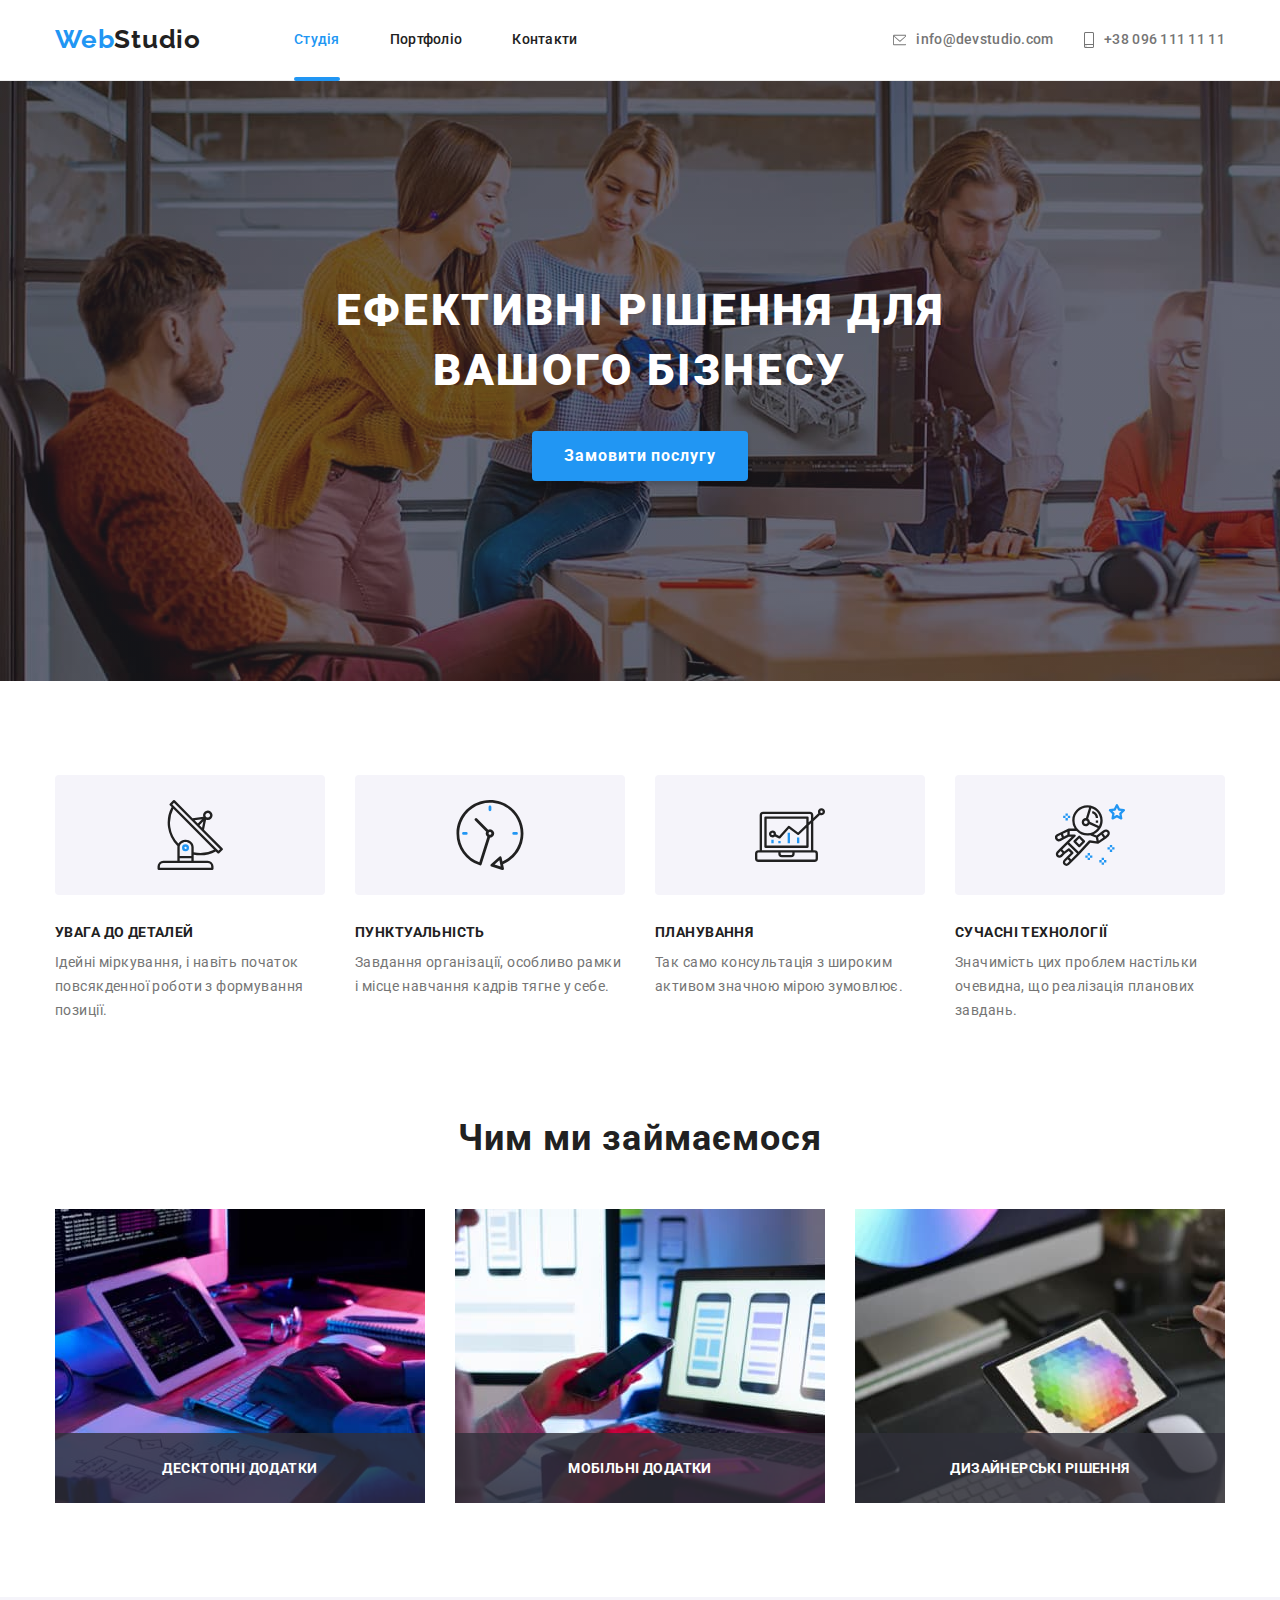
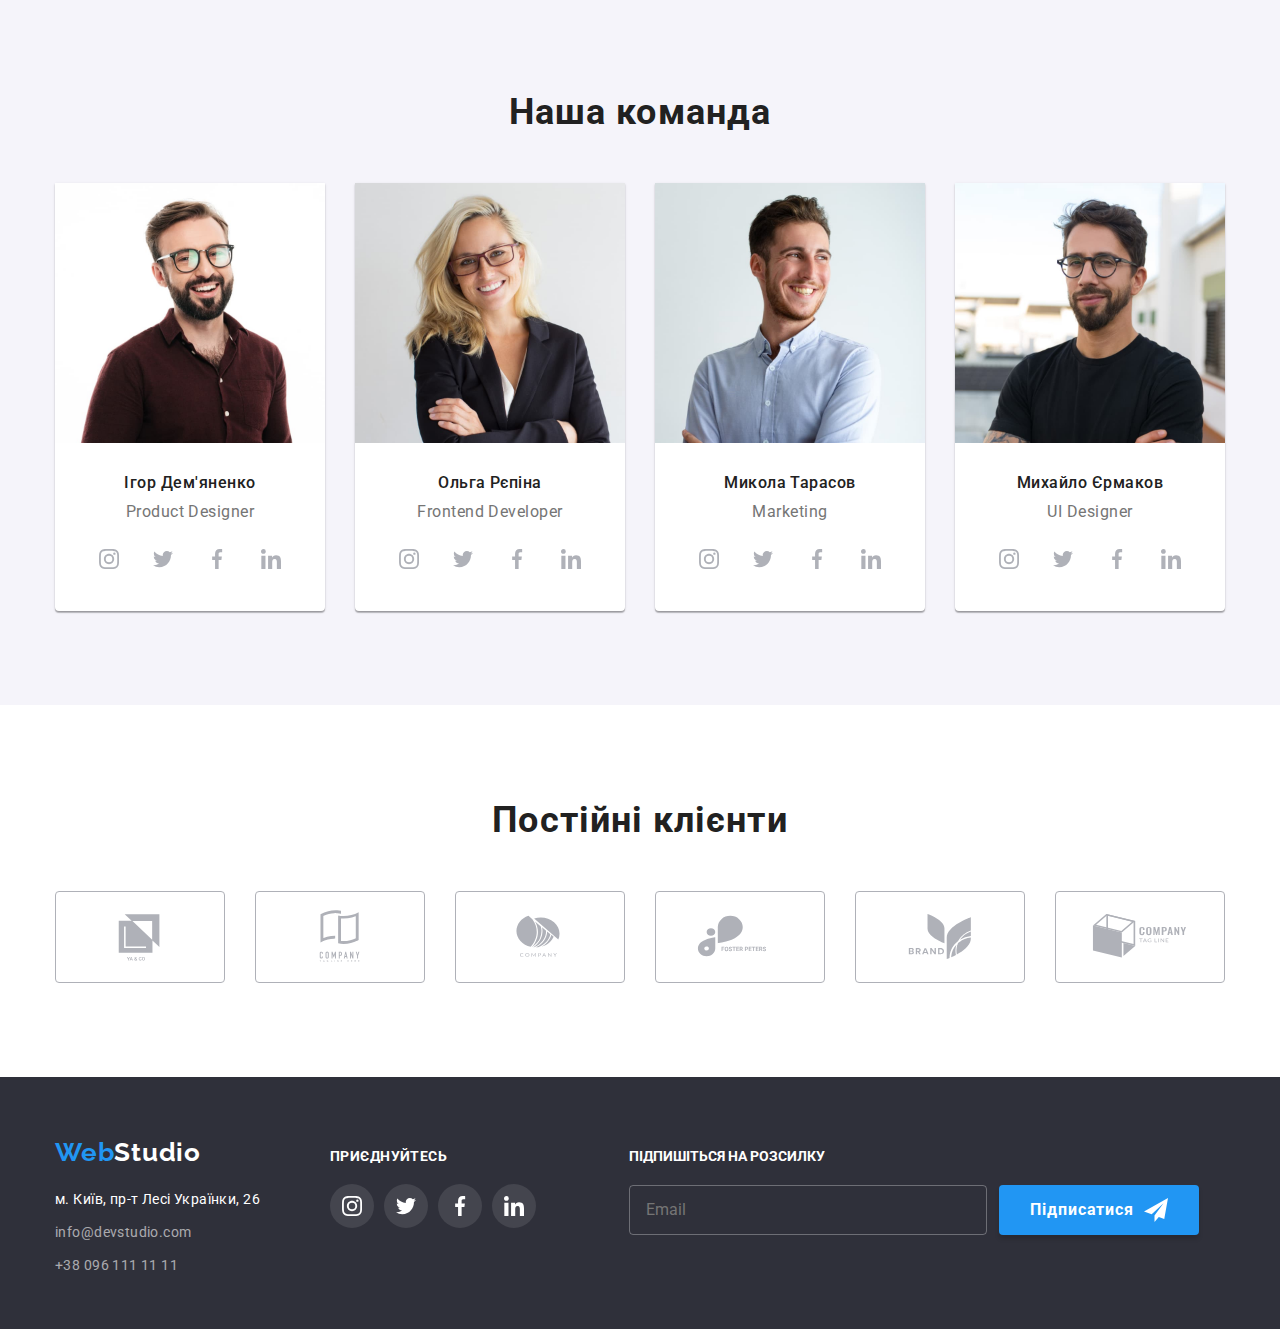
<file: index.html>
<!DOCTYPE html>
<html lang="en-ru">
  <head>
    <meta charset="UTF-8" />
    <meta http-equiv="X-UA-Compatible" content="IE=edge" />
    <meta name="viewport" content="width=device-width, initial-scale=1.0" />
    <title>Студія</title>
    <link
      rel="stylesheet"
      href="https://cdnjs.cloudflare.com/ajax/libs/modern-normalize/1.0.0/modern-normalize.min.css"
    />
    <link rel="stylesheet" href="css/main.min.css" type="text/css" />
    <link rel="preconnect" href="https://fonts.googleapis.com" />
    <link rel="preconnect" href="https://fonts.gstatic.com" crossorigin />
    <link
      href="https://fonts.googleapis.com/css2?family=Raleway:wght@700&family=Roboto:wght@400;500;700;900&display=swap"
      rel="stylesheet"
    />
  </head>

  <body>
    <header class="header">
      <div class="wrapper">
        <div class="container-header">
          <a href="./index.html" class="logo header__logo"
            ><span class="logo-web">Web</span>Studio</a
          >
          <nav class="nav">
            <ul class="nav__list">
              <li class="nav__item">
                <a href="./index.html" class="nav__link nav__link--current"><span>Студія</span></a>
              </li>
              <li class="nav__item"><a href="./portfolio.html" class="nav__link">Портфоліо</a></li>
              <li class="nav__item"><a href="#" class="nav__link">Контакти</a></li>
            </ul>
          </nav>
          <div class="contacts">
            <a href="mailto:info@devstudio.com" class="contacts__mail"
              ><svg class="contacts__icon" width="16" height="12">
                <use href="./images/symbol.svg#mail"></use>
              </svg>
              info@devstudio.com</a
            >
            <a href="tel:+380961111111" class="contacts__phone"
              ><svg class="contacts__icon" width="10" height="16">
                <use href="./images/symbol.svg#smartphone"></use></svg
              >+38 096 111 11 11</a
            >
          </div>
        </div>
      </div>
    </header>

    <main>
      <section class="hero">
        <div class="wrapper">
          <h1 class="hero__header">Ефективні рішення для вашого бізнесу</h1>
          <button type="button" class="btn hero__btn" data-modal-open>Замовити послугу</button>
        </div>
      </section>

      <section class="features">
        <div class="wrapper">
          <h2 class="visually-hidden">Особливості</h2>
          <ul class="features__list">
            <li class="features__item">
              <div class="features__icon">
                <svg class="" width="70" height="70">
                  <use href="./images/symbol.svg#antenna"></use>
                </svg>
              </div>
              <h3 class="features__header">УВАГА ДО ДЕТАЛЕЙ</h3>
              <p class="features__text">
                Ідейні міркування, і навіть початок повсякденної роботи з формування позиції.
              </p>
            </li>
            <li class="features__item">
              <div class="features__icon">
                <svg class="" width="70" height="70">
                  <use href="./images/symbol.svg#clock"></use>
                </svg>
              </div>
              <h3 class="features__header">ПУНКТУАЛЬНІСТЬ</h3>
              <p class="features__text">
                Завдання організації, особливо рамки і місце навчання кадрів тягне у себе.
              </p>
            </li>
            <li class="features__item">
              <div class="features__icon">
                <svg class="" width="70" height="70">
                  <use href="./images/symbol.svg#diagram"></use>
                </svg>
              </div>
              <h3 class="features__header">ПЛАНУВАННЯ</h3>
              <p class="features__text">
                Так само консультація з широким активом значною мірою зумовлює.
              </p>
            </li>
            <li class="features__item">
              <div class="features__icon">
                <svg class="" width="70" height="70">
                  <use href="./images/symbol.svg#astronaut"></use>
                </svg>
              </div>
              <h3 class="features__header">СУЧАСНІ ТЕХНОЛОГІЇ</h3>
              <p class="features__text">
                Значимість цих проблем настільки очевидна, що реалізація планових завдань.
              </p>
            </li>
          </ul>
        </div>
      </section>

      <section class="services">
        <div class="wrapper">
          <h2 class="services__header">Чим ми займаємося</h2>
          <ul class="services__list">
            <li class="services__item">
              <div class="services__container">
                <img src="./images/img1.jpg" alt="Десктопні додатки" width="370" />
                <p class="services__text">Десктопні додатки</p>
              </div>
            </li>
            <li class="services__item">
              <div class="services__container">
                <img src="./images/img2.jpg" alt="Мобільні додатки" width="370" />
                <p class="services__text">Мобільні додатки</p>
              </div>
            </li>
            <li class="services__item">
              <div class="services__container">
                <img src="./images/img3.jpg" alt="Дизайнерські рішення" width="370" />
                <p class="services__text">Дизайнерські рішення</p>
              </div>
            </li>
          </ul>
        </div>
      </section>

      <section class="command">
        <div class="wrapper">
          <h2 class="command__header">Наша команда</h2>
          <ul class="command__list">
            <li class="command__item">
              <img src="./images/photo1.jpg" alt="Ігор Дем'яненко" width="270" />
              <div class="card">
                <div class="card__info">
                  <h3 class="card__header">Ігор Дем'яненко</h3>
                  <p class="card__text">Product Designer</p>
                  <ul class="social__list">
                    <li class="social__item">
                      <a class="social__link" href="">
                        <svg class="social__icon" width="20" height="20">
                          <use href="./images/symbol.svg#instagram"></use></svg
                      ></a>
                    </li>
                    <li class="social__item">
                      <a class="social__link" href="">
                        <svg class="social__icon" width="20" height="20">
                          <use href="./images/symbol.svg#twitter"></use></svg
                      ></a>
                    </li>
                    <li class="social__item">
                      <a class="social__link" href="">
                        <svg class="social__icon" width="20" height="20">
                          <use href="./images/symbol.svg#facebook"></use></svg
                      ></a>
                    </li>
                    <li class="social__item">
                      <a class="social__link" href="">
                        <svg class="social__icon" width="20" height="20">
                          <use href="./images/symbol.svg#linkedin"></use></svg
                      ></a>
                    </li>
                  </ul>
                </div>
              </div>
            </li>
            <li class="command__item">
              <img src="./images/photo2.jpg" alt="Ольга Рєпіна" width="270" />
              <div class="card">
                <div class="card__info">
                  <h3 class="card__header">Ольга Рєпіна</h3>
                  <p class="card__text">Frontend Developer</p>
                  <ul class="social__list">
                    <li class="social__item">
                      <a class="social__link" href="">
                        <svg class="social__icon" width="20" height="20">
                          <use href="./images/symbol.svg#instagram"></use></svg
                      ></a>
                    </li>
                    <li class="social__item">
                      <a class="social__link" href="">
                        <svg class="social__icon" width="20" height="20">
                          <use href="./images/symbol.svg#twitter"></use></svg
                      ></a>
                    </li>
                    <li class="social__item">
                      <a class="social__link" href="">
                        <svg class="social__icon" width="20" height="20">
                          <use href="./images/symbol.svg#facebook"></use></svg
                      ></a>
                    </li>
                    <li class="social__item">
                      <a class="social__link" href="">
                        <svg class="social__icon" width="20" height="20">
                          <use href="./images/symbol.svg#linkedin"></use></svg
                      ></a>
                    </li>
                  </ul>
                </div>
              </div>
            </li>
            <li class="command__item">
              <img src="./images/photo3.jpg" alt="Микола Тарасов" width="270" />
              <div class="card">
                <div class="card__info">
                  <h3 class="card__header">Микола Тарасов</h3>
                  <p class="card__text">Marketing</p>
                  <ul class="social__list">
                    <li class="social__item">
                      <a class="social__link" href="">
                        <svg class="social__icon" width="20" height="20">
                          <use href="./images/symbol.svg#instagram"></use></svg
                      ></a>
                    </li>
                    <li class="social__item">
                      <a class="social__link" href="">
                        <svg class="social__icon" width="20" height="20">
                          <use href="./images/symbol.svg#twitter"></use></svg
                      ></a>
                    </li>
                    <li class="social__item">
                      <a class="social__link" href="">
                        <svg class="social__icon" width="20" height="20">
                          <use href="./images/symbol.svg#facebook"></use></svg
                      ></a>
                    </li>
                    <li class="social__item">
                      <a class="social__link" href="">
                        <svg class="social__icon" width="20" height="20">
                          <use href="./images/symbol.svg#linkedin"></use></svg
                      ></a>
                    </li>
                  </ul>
                </div>
              </div>
            </li>
            <li class="command__item">
              <img src="./images/photo4.jpg" alt="Михайло Єрмаков" width="270" />
              <div class="card">
                <div class="card__info">
                  <h3 class="card__header">Михайло Єрмаков</h3>
                  <p class="card__text">UI Designer</p>
                  <ul class="social__list">
                    <li class="social__item">
                      <a class="social__link" href="">
                        <svg class="social__icon" width="20" height="20">
                          <use href="./images/symbol.svg#instagram"></use></svg
                      ></a>
                    </li>
                    <li class="social__item">
                      <a class="social__link" href="">
                        <svg class="social__icon" width="20" height="20">
                          <use href="./images/symbol.svg#twitter"></use></svg
                      ></a>
                    </li>
                    <li class="social__item">
                      <a class="social__link" href="">
                        <svg class="social__icon" width="20" height="20">
                          <use href="./images/symbol.svg#facebook"></use></svg
                      ></a>
                    </li>
                    <li class="social__item">
                      <a class="social__link" href="">
                        <svg class="social__icon" width="20" height="20">
                          <use href="./images/symbol.svg#linkedin"></use></svg
                      ></a>
                    </li>
                  </ul>
                </div>
              </div>
            </li>
          </ul>
        </div>
      </section>
      <section class="partners">
        <div class="wrapper">
          <h2 class="partners__header">Постійні клієнти</h2>
          <ul class="partners__list">
            <li>
              <a class="partners__link" href=""
                ><svg class="partners__logo" width="106" height="60">
                  <use href="./images/symbol.svg#client-logo1"></use>
                </svg>
              </a>
            </li>
            <li>
              <a class="partners__link" href=""
                ><svg class="partners__logo" width="106" height="60">
                  <use href="./images/symbol.svg#client-logo2"></use>
                </svg>
              </a>
            </li>
            <li>
              <a class="partners__link" href=""
                ><svg class="partners__logo" width="106" height="60">
                  <use href="./images/symbol.svg#client-logo3"></use>
                </svg>
              </a>
            </li>

            <li>
              <a class="partners__link" href=""
                ><svg class="partners__logo" width="106" height="60">
                  <use href="./images/symbol.svg#client-logo4"></use>
                </svg>
              </a>
            </li>
            <li>
              <a class="partners__link" href=""
                ><svg class="partners__logo" width="106" height="60">
                  <use href="./images/symbol.svg#client-logo5"></use>
                </svg>
              </a>
            </li>
            <li>
              <a class="partners__link" href=""
                ><svg class="partners__logo" width="106" height="60">
                  <use href="./images/symbol.svg#client-logo6"></use>
                </svg>
              </a>
            </li>
          </ul>
        </div>
      </section>
    </main>

    <footer class="footer">
      <div class="container-footer">
        <div class="footer-main">
          <a href="./index.html" class="logo footer__logo"
            ><span class="logo-web">Web</span>Studio</a
          >
          <address class="address">
            <ul class="address__list">
              <li class="item address-to">м. Київ, пр-т Лесі Українки, 26</li>
              <li class="item">
                <a href="mailto:info@devstudio.com" class="address__mail">info@devstudio.com</a>
              </li>
              <li class="item">
                <a href="tel:+380961111111" class="address__phone">+38 096 111 11 11</a>
              </li>
            </ul>
          </address>
        </div>
        <div class="footer-social-list">
          <p class="footer__social__header">ПРИЄДНУЙТЕСЬ</p>
          <ul class="social__list">
            <li class="social__item">
              <a class="footer__social__link" href="">
                <svg class="footer__social__icon" width="20" height="20">
                  <use href="./images/symbol.svg#instagram"></use></svg
              ></a>
            </li>
            <li class="social__item">
              <a class="footer__social__link" href="">
                <svg class="footer__social__icon" width="20" height="20">
                  <use href="./images/symbol.svg#twitter"></use></svg
              ></a>
            </li>
            <li class="social__item">
              <a class="footer__social__link" href="">
                <svg class="footer__social__icon" width="20" height="20">
                  <use href="./images/symbol.svg#facebook"></use></svg
              ></a>
            </li>
            <li class="social__item">
              <a class="footer__social__link" href="">
                <svg class="footer__social__icon" width="20" height="20">
                  <use href="./images/symbol.svg#linkedin"></use></svg
              ></a>
            </li>
          </ul>
        </div>
        <div class="footer__form">
          <p class="footer__form__text">Підпишіться на розсилку</p>
          <div class="footer__form__container">
            <div class="footer__form__sign-up">
              <label for="mail" class="footer__form__label">
                <input type="email" class="footer__form__input" name="mail" placeholder="Email" />
              </label>
            </div>
            <button class="btn footer__btn" type="submit">
              Підписатися
              <svg class="footer__btn__icon" width="24" height="24">
                <use href="./images/icons.svg#icon-send"></use>
              </svg>
            </button>
          </div>
        </div>
      </div>
    </footer>

    <div class="backdrop is-hidden" data-modal>
      <div class="modal">
        <button class="modal__close" type="button" data-modal-close>
          <svg class="modal__icon-close" width="30" height="30">
            <use href="./images/symbol.svg#close"></use>
          </svg>
        </button>

        <form class="modal__submit" name="submit" method="POST" action="submit">
          <h2 class="modal__header">Залиште свої дані, ми вам передзвонимо</h2>
          <div class="modal__inputs">
            <label class="modal__label" for="username">
              <span class="modal__label-text">Ім'я</span>
              <input class="modal__input" name="username" type="text" id="username" />
              <svg class="modal__icon" width="18" height="18">
                <use href="./images/icons.svg#person-input"></use>
              </svg>
            </label>
            <label class="modal__label" for="tel-number">
              Телефон
              <svg class="modal__icon" width="18" height="18">
                <use href="./images/icons.svg#phone-input"></use>
              </svg>
              <input class="modal__input" name="tel-number" type="tel" id="tel-number" />
            </label>
            <label class="modal__label" for="email">
              Пошта
              <svg class="modal__icon" width="18" height="18">
                <use href="./images/icons.svg#email-input"></use>
              </svg>
              <input class="modal__input" name="email" type="email" id="email" />
            </label>
            <label for="modal__user-comments" class="modal__label-comments"
              >Коментар
              <textarea
                class="modal__user-comments"
                id="user-comments"
                name="user-comments"
                rows="7"
                placeholder="Введіть текст"
              ></textarea>
            </label>
          </div>
        </form>
        <label class="checkbox__label" for="checkbox-input">
          <input type="checkbox" name="terms-agreement" class="checkbox" id="checkbox-input" />
          <span class="checkbox__text"
            >Погоджуюся з розсилкою та приймаю
            <a class="checkbox__link" href=""> Умови договору</a></span
          >
        </label>
        <button class="submit button">Відправити</button>
      </div>
    </div>

    <script src="./js/modal.js"></script>
  </body>
</html>
</file>
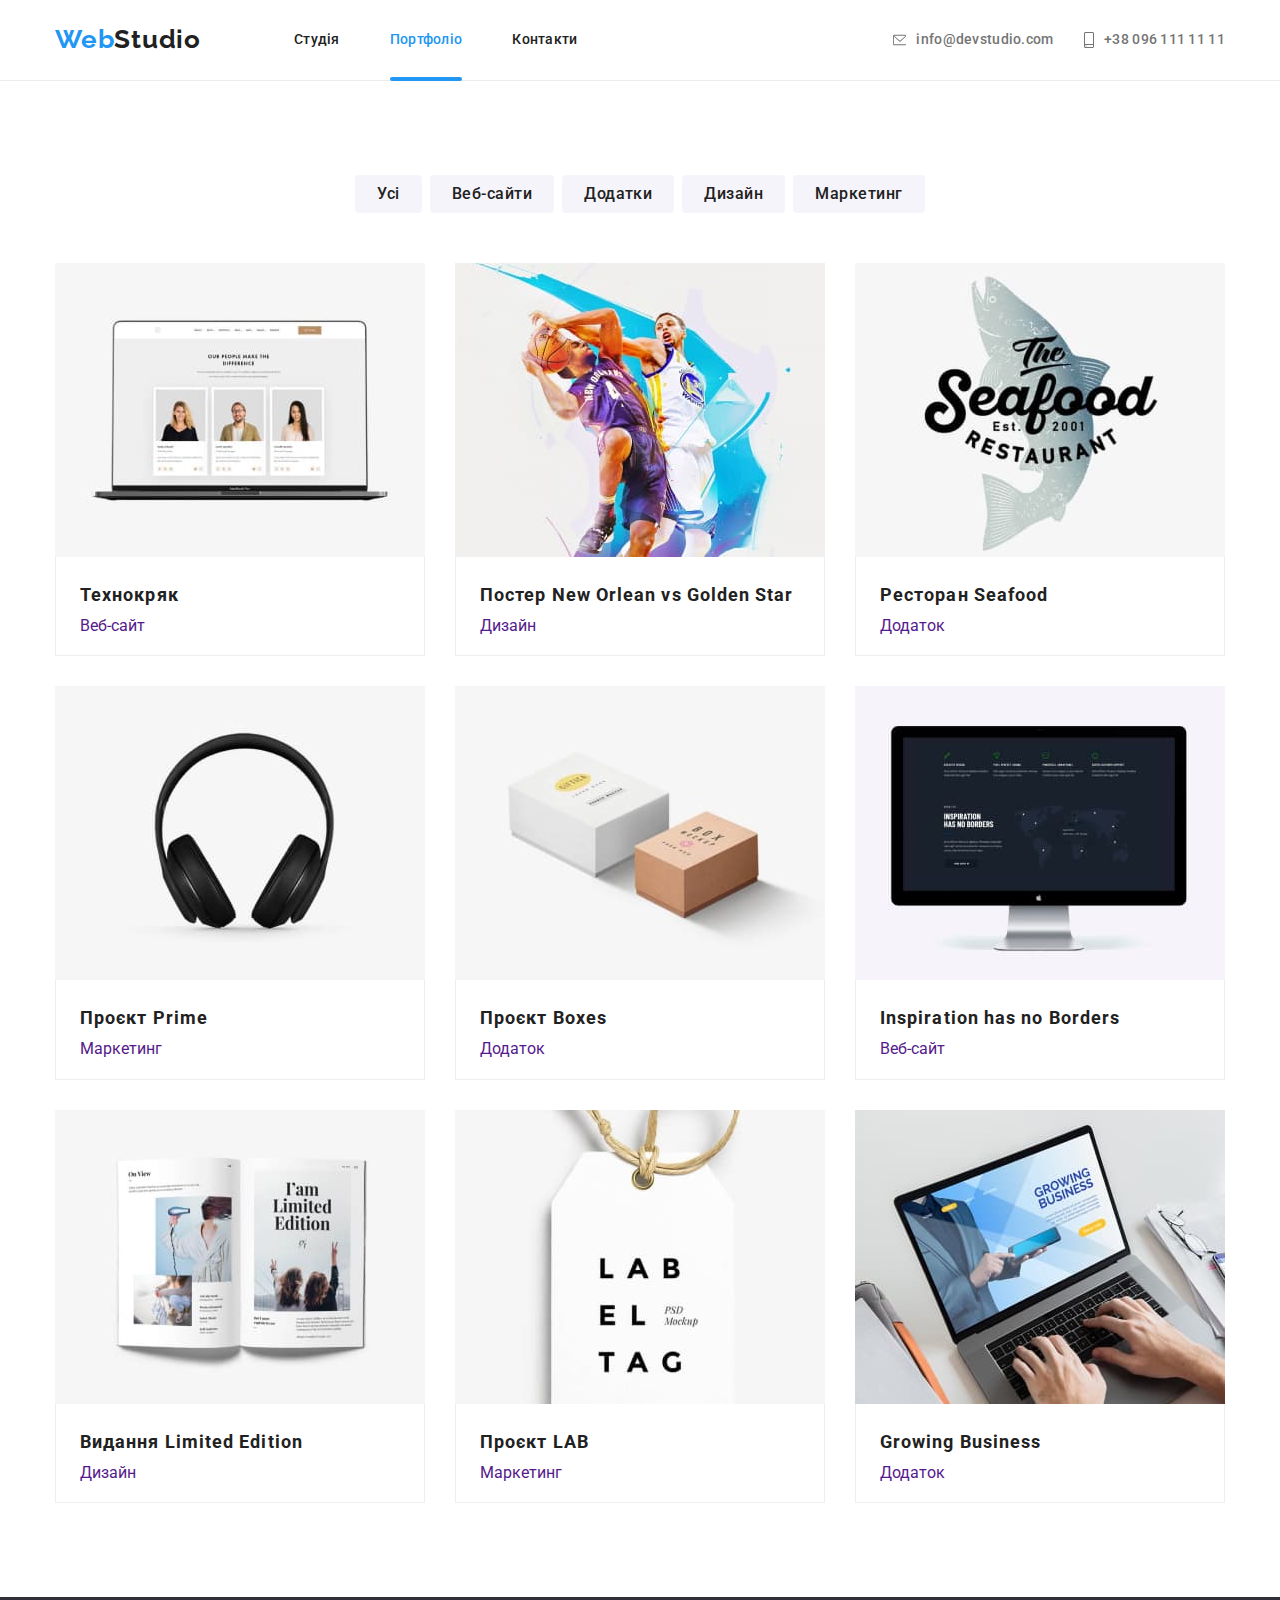
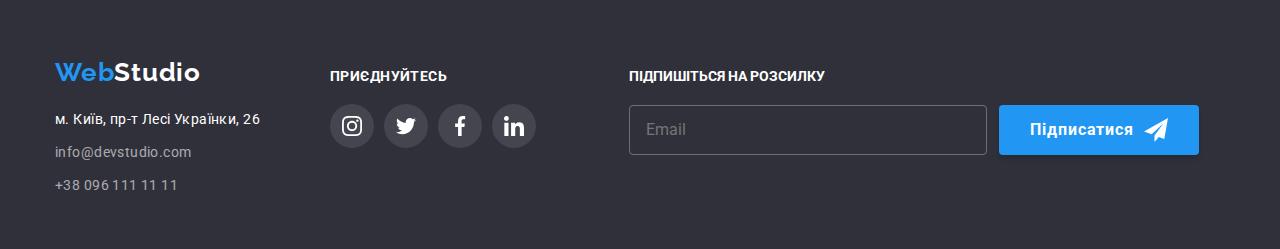
<file: portfolio.html>
<!DOCTYPE html>
<html lang="en-ru">
  <head>
    <meta charset="UTF-8" />
    <meta http-equiv="X-UA-Compatible" content="IE=edge" />
    <meta name="viewport" content="width=device-width, initial-scale=1.0" />
    <title>Портофоліо</title>
    <link
      rel="stylesheet"
      href="https://cdnjs.cloudflare.com/ajax/libs/modern-normalize/1.0.0/modern-normalize.min.css"
    />
    <link rel="stylesheet" href="css/main.min.css" />
    <link rel="preconnect" href="https://fonts.googleapis.com" />
    <link rel="preconnect" href="https://fonts.gstatic.com" crossorigin />
    <link
      href="https://fonts.googleapis.com/css2?family=Raleway:wght@700&family=Roboto:wght@400;500;700;900&display=swap"
      rel="stylesheet"
    />
  </head>

  <body>
    <header class="header">
      <div class="wrapper">
        <div class="container-header">
          <a href="./index.html" class="logo header__logo"
            ><span class="logo-web">Web</span>Studio</a
          >
          <nav class="nav">
            <ul class="nav__list">
              <li class="nav__item">
                <a href="./index.html" class="nav__link"><span>Студія</span></a>
              </li>
              <li class="nav__item">
                <a href="./portfolio.html" class="nav__link nav__link--current">Портфоліо</a>
              </li>
              <li class="nav__item"><a href="#" class="nav__link">Контакти</a></li>
            </ul>
          </nav>
          <div class="contacts">
            <a href="mailto:info@devstudio.com" class="contacts__mail"
              ><svg class="contacts__icon" width="16" height="12">
                <use href="./images/symbol.svg#mail"></use>
              </svg>
              info@devstudio.com</a
            >
            <a href="tel:+380961111111" class="contacts__phone"
              ><svg class="contacts__icon" width="10" height="16">
                <use href="./images/symbol.svg#smartphone"></use></svg
              >+38 096 111 11 11</a
            >
          </div>
        </div>
      </div>
    </header>
    <main>
      <section class="gallery">
        <div class="wrapper">
          <h1 class="visually-hidden">Галерея</h1>

          <ul class="filter">
            <li class="filter__item"><button class="filter__btn">Усі</button></li>
            <li class="filter__item"><button class="filter__btn">Веб-сайти</button></li>
            <li class="filter__item"><button class="filter__btn">Додатки</button></li>
            <li class="filter__item"><button class="filter__btn">Дизайн</button></li>
            <li class="filter__item"><button class="filter__btn">Маркетинг</button></li>
          </ul>

          <ul class="projects">
            <li class="projects__item">
              <a class="projects__link" href="">
                <div class="overlay">
                  <img src="./images/project1.jpg" alt="Технокряк" width="370" />
                  <p class="overlay__text">
                    Ресурс пропонує комплексні пропозиції з різним рівнем функціоналу та сервісів.
                    Все це дозволить відвідувачу отримати вичерпні відомості про компанію чи
                    приватну особу.
                  </p>
                </div>
                <div class="projects__info">
                  <h2 class="projects__item-header">Технокряк</h2>
                  <p class="projects__description">Веб-сайт</p>
                </div>
              </a>
            </li>
            <li class="projects__item">
              <a class="projects__link" href="">
                <div class="overlay">
                  <img
                    src="./images/project2.jpg"
                    alt="Постер New Orlean vs Golden Star"
                    width="370"
                  />

                  <p class="overlay__text">
                    Ресурс пропонує комплексні пропозиції з різним рівнем функціоналу та сервісів.
                    Все це дозволить відвідувачу отримати вичерпні відомості про компанію чи
                    приватну особу.
                  </p>
                </div>
                <div class="projects__info">
                  <h2 class="projects__item-header">Постер New Orlean vs Golden Star</h2>
                  <p class="projects__description">Дизайн</p>
                </div>
              </a>
            </li>
            <li class="projects__item">
              <a class="projects__link" href="">
                <div class="overlay">
                  <img src="./images/project3.jpg" alt="Ресторан Seafood" width="370" />
                  <p class="overlay__text">
                    Ресурс пропонує комплексні пропозиції з різним рівнем функціоналу та сервісів.
                    Все це дозволить відвідувачу отримати вичерпні відомості про компанію чи
                    приватну особу.
                  </p>
                </div>
                <div class="projects__info">
                  <h2 class="projects__item-header">Ресторан Seafood</h2>
                  <p class="projects__description">Додаток</p>
                </div>
              </a>
            </li>
            <li class="projects__item">
              <a class="projects__link" href="">
                <div class="overlay">
                  <img src="./images/project4.jpg" alt="Проєкт Prime" width="370" />
                  <p class="overlay__text">
                    Ресурс пропонує комплексні пропозиції з різним рівнем функціоналу та сервісів.
                    Все це дозволить відвідувачу отримати вичерпні відомості про компанію чи
                    приватну особу.
                  </p>
                </div>
                <div class="projects__info">
                  <h2 class="projects__item-header">Проєкт Prime</h2>
                  <p class="projects__description">Маркетинг</p>
                </div>
              </a>
            </li>
            <li class="projects__item">
              <a class="projects__link" href="">
                <div class="overlay">
                  <img src="./images/project5.jpg" alt="Проєкт Boxes" width="370" />
                  <p class="overlay__text">
                    Ресурс пропонує комплексні пропозиції з різним рівнем функціоналу та сервісів.
                    Все це дозволить відвідувачу отримати вичерпні відомості про компанію чи
                    приватну особу.
                  </p>
                </div>
                <div class="projects__info">
                  <h2 class="projects__item-header">Проєкт Boxes</h2>
                  <p class="projects__description">Додаток</p>
                </div>
              </a>
            </li>
            <li class="projects__item">
              <a class="projects__link" href="">
                <div class="overlay">
                  <img src="./images/project6.jpg" alt="Inspiration has no Borders" width="370" />
                  <p class="overlay__text">
                    Ресурс пропонує комплексні пропозиції з різним рівнем функціоналу та сервісів.
                    Все це дозволить відвідувачу отримати вичерпні відомості про компанію чи
                    приватну особу.
                  </p>
                </div>
                <div class="projects__info">
                  <h2 class="projects__item-header">Inspiration has no Borders</h2>
                  <p class="projects__description">Веб-сайт</p>
                </div>
              </a>
            </li>
            <li class="projects__item">
              <a class="projects__link" href="">
                <div class="overlay">
                  <img src="./images/project7.jpg" alt="Видання Limited Edition" width="370" />
                  <p class="overlay__text">
                    Ресурс пропонує комплексні пропозиції з різним рівнем функціоналу та сервісів.
                    Все це дозволить відвідувачу отримати вичерпні відомості про компанію чи
                    приватну особу.
                  </p>
                </div>
                <div class="projects__info">
                  <h2 class="projects__item-header">Видання Limited Edition</h2>
                  <p class="projects__description">Дизайн</p>
                </div>
              </a>
            </li>
            <li class="projects__item">
              <a class="projects__link" href="">
                <div class="overlay">
                  <img src="./images/project8.jpg" alt="Проєкт LAB" width="370" />
                  <p class="overlay__text">
                    Ресурс пропонує комплексні пропозиції з різним рівнем функціоналу та сервісів.
                    Все це дозволить відвідувачу отримати вичерпні відомості про компанію чи
                    приватну особу.
                  </p>
                </div>
                <div class="projects__info">
                  <h2 class="projects__item-header">Проєкт LAB</h2>
                  <p class="projects__description">Маркетинг</p>
                </div>
              </a>
            </li>
            <li class="projects__item">
              <a class="projects__link" href="">
                <div class="overlay">
                  <img src="./images/project9.jpg" alt="Growing Business" width="370" />
                  <p class="overlay__text">
                    Ресурс пропонує комплексні пропозиції з різним рівнем функціоналу та сервісів.
                    Все це дозволить відвідувачу отримати вичерпні відомості про компанію чи
                    приватну особу.
                  </p>
                </div>
                <div class="projects__info">
                  <h2 class="projects__item-header">Growing Business</h2>
                  <p class="projects__description">Додаток</p>
                </div>
              </a>
            </li>
          </ul>
        </div>
      </section>
    </main>
    <footer class="footer">
      <div class="container-footer">
        <div class="footer-main">
          <a href="./index.html" class="logo footer__logo"
            ><span class="logo-web">Web</span>Studio</a
          >
          <address class="address">
            <ul class="address__list">
              <li class="item address-to">м. Київ, пр-т Лесі Українки, 26</li>
              <li class="item">
                <a href="mailto:info@devstudio.com" class="address__mail">info@devstudio.com</a>
              </li>
              <li class="item">
                <a href="tel:+380961111111" class="address__phone">+38 096 111 11 11</a>
              </li>
            </ul>
          </address>
        </div>
        <div class="footer-social-list">
          <p class="footer__social__header">ПРИЄДНУЙТЕСЬ</p>
          <ul class="social__list">
            <li class="social__item">
              <a class="footer__social__link" href="">
                <svg class="footer__social__icon" width="20" height="20">
                  <use href="./images/symbol.svg#instagram"></use></svg
              ></a>
            </li>
            <li class="social__item">
              <a class="footer__social__link" href="">
                <svg class="footer__social__icon" width="20" height="20">
                  <use href="./images/symbol.svg#twitter"></use></svg
              ></a>
            </li>
            <li class="social__item">
              <a class="footer__social__link" href="">
                <svg class="footer__social__icon" width="20" height="20">
                  <use href="./images/symbol.svg#facebook"></use></svg
              ></a>
            </li>
            <li class="social__item">
              <a class="footer__social__link" href="">
                <svg class="footer__social__icon" width="20" height="20">
                  <use href="./images/symbol.svg#linkedin"></use></svg
              ></a>
            </li>
          </ul>
        </div>
        <div class="footer__form">
          <p class="footer__form__text">Підпишіться на розсилку</p>
          <div class="footer__form__container">
            <div class="footer__form__sign-up">
              <label for="mail" class="footer__form__label">
                <input type="email" class="footer__form__input" name="mail" placeholder="Email" />
              </label>
            </div>
            <button class="btn footer__btn" type="submit">
              Підписатися
              <svg class="footer__btn__icon" width="24" height="24">
                <use href="./images/icons.svg#icon-send"></use>
              </svg>
            </button>
          </div>
        </div>
      </div>
    </footer>
  </body>
</html>
</file>
<file: css/main.min.css>
.header{display:-webkit-box;display:-ms-flexbox;display:flex;-webkit-box-align:center;-ms-flex-align:center;align-items:center;border-bottom:1px solid #ececec}.container-header{display:-webkit-box;display:-ms-flexbox;display:flex;-webkit-box-align:center;-ms-flex-align:center;align-items:center}.header__logo{margin-right:93px}.nav__list{display:-webkit-box;display:-ms-flexbox;display:flex;-webkit-padding-start:0px;padding-inline-start:0px;list-style-type:none;font-weight:500;font-size:14px;line-height:1.14;letter-spacing:.02em}.nav__item:not(:last-child){margin-right:50px}.nav__link{position:relative;padding-top:32px;padding-bottom:32px;display:block;text-decoration:none;color:#212121;-webkit-transition-property:color;transition-property:color;-webkit-transition-duration:250ms;transition-duration:250ms;-webkit-transition-timing-function:cubic-bezier(0.4, 0, 0.2, 1);transition-timing-function:cubic-bezier(0.4, 0, 0.2, 1)}.nav__link:hover,.nav__link:focus{color:#2196f3}.nav__link--current::after{display:block;content:"";position:absolute;bottom:-1px;left:0;width:100%;height:4px;background-color:#2196f3;border-radius:4px}.nav__link--current{color:#2196f3}.contacts{display:-webkit-box;display:-ms-flexbox;display:flex;margin-left:315px;font-weight:500;font-size:14px;line-height:1.14;letter-spacing:.02em}.contacts__mail{display:-webkit-box;display:-ms-flexbox;display:flex;-webkit-box-pack:center;-ms-flex-pack:center;justify-content:center;-webkit-box-align:center;-ms-flex-align:center;align-items:center;gap:10px;margin-right:30px;width:161px;text-decoration:none;color:#757575;-webkit-transition-property:color;transition-property:color;-webkit-transition-duration:250ms;transition-duration:250ms;-webkit-transition-timing-function:cubic-bezier(0.4, 0, 0.2, 1);transition-timing-function:cubic-bezier(0.4, 0, 0.2, 1)}.contacts__mail:hover,.contacts__mail:focus{color:#2196f3}.contacts__phone{display:-webkit-box;display:-ms-flexbox;display:flex;-webkit-box-pack:center;-ms-flex-pack:center;justify-content:center;-webkit-box-align:center;-ms-flex-align:center;align-items:center;width:142px;gap:10px;text-decoration:none;color:#757575;-webkit-transition-property:color;transition-property:color;-webkit-transition-duration:250ms;transition-duration:250ms;-webkit-transition-timing-function:cubic-bezier(0.4, 0, 0.2, 1);transition-timing-function:cubic-bezier(0.4, 0, 0.2, 1)}.contacts__phone:hover,.contacts__phone:focus{color:#2196f3}.contacts__icon{fill:currentColor;-webkit-transition-property:fill;transition-property:fill;-webkit-transition-duration:250ms;transition-duration:250ms;-webkit-transition-timing-function:cubic-bezier(0.4, 0, 0.2, 1);transition-timing-function:cubic-bezier(0.4, 0, 0.2, 1)}.contacts__mail:hover .contacts__icon,.contacts__mail:focus .contacts__icon,.contacts__phone:hover .contacts__icon,.contacts__phone:focus .contacts__icon{fill:#2196f3}.logo{display:block;font-family:"Raleway";font-weight:700;font-size:26px;line-height:1.2;letter-spacing:.03em;text-decoration:none;color:#212121}.logo-web{color:#2196f3}.hero{height:600px;padding-bottom:200px;padding-top:200px;background-color:#2f303a;color:#fff;background-image:-webkit-gradient(linear, left top, right top, from(rgba(47, 48, 58, 0.4)), to(rgba(47, 48, 58, 0.4))),url(../images/bgimage.jpg);background-image:linear-gradient(to right, rgba(47, 48, 58, 0.4), rgba(47, 48, 58, 0.4)),url(../images/bgimage.jpg);background-repeat:no-repeat;background-size:cover}.hero__header{width:696px;height:120px;margin-left:auto;margin-right:auto;margin-bottom:30px;font-weight:900;font-size:44px;line-height:1.36;letter-spacing:.06em;text-align:center;text-transform:uppercase}.hero__btn{display:block;margin-left:auto;margin-right:auto;width:216px;height:50px}.hero__btn:hover,.hero__btn:focus{background-color:rgba(32,148,243,.45);color:rgba(255,255,255,.45)}.btn{font-family:inherit;font-weight:700;font-size:16px;line-height:1.88;cursor:pointer;letter-spacing:.06em;-webkit-box-shadow:0px 4px 4px rgba(0,0,0,.15);box-shadow:0px 4px 4px rgba(0,0,0,.15);border-radius:4px;background-color:#2196f3;color:#fff;border-color:rgba(0,0,0,0);-webkit-transition-property:background-color;transition-property:background-color;-webkit-transition-duration:250ms;transition-duration:250ms;-webkit-transition-timing-function:cubic-bezier(0.4, 0, 0.2, 1);transition-timing-function:cubic-bezier(0.4, 0, 0.2, 1)}.features{padding-top:94px}.features__list{display:-webkit-box;display:-ms-flexbox;display:flex;list-style-type:none}.features__item:not(:last-child){margin-right:30px}.features__icon{width:270px;height:120px;display:-webkit-box;display:-ms-flexbox;display:flex;-webkit-box-pack:center;-ms-flex-pack:center;justify-content:center;-webkit-box-align:center;-ms-flex-align:center;align-items:center;background-color:#f5f4fa;margin-bottom:30px;border-radius:4px}.features__header{margin-bottom:10px;font-size:14px;line-height:1.14;letter-spacing:.03em;text-transform:uppercase}.features__text{font-size:14px;line-height:1.71;letter-spacing:.03em;color:#757575}.services{padding-top:94px;padding-bottom:94px}.services__header{margin-bottom:50px;font-size:36px;line-height:1.17;text-align:center;letter-spacing:.03em}.services__list{list-style-type:none;display:-webkit-box;display:-ms-flexbox;display:flex;-webkit-box-pack:justify;-ms-flex-pack:justify;justify-content:space-between}.services__container{position:relative;display:-webkit-box;display:-ms-flexbox;display:flex}.services__text{width:370px;height:70px;top:224px;position:absolute;display:-webkit-box;display:-ms-flexbox;display:flex;-webkit-box-pack:center;-ms-flex-pack:center;justify-content:center;-webkit-box-align:center;-ms-flex-align:center;align-items:center;font-weight:700;font-size:14px;line-height:1.1428571429;text-align:center;letter-spacing:.03em;text-transform:uppercase;color:#fff;background:rgba(47,48,58,.8)}.services__item:not(:last-child){margin-right:30px}.command{padding-top:94px;padding-bottom:94px;background-color:#f5f4fa}.command__header{margin-bottom:50px;font-size:36px;line-height:1.17;text-align:center;letter-spacing:.03em}.command__list{margin-right:auto;margin-left:auto;list-style-type:none;display:-webkit-box;display:-ms-flexbox;display:flex;-webkit-box-pack:justify;-ms-flex-pack:justify;justify-content:space-between}.command__item{width:270px;font-size:16px;line-height:1.187;letter-spacing:.03em;text-align:center;background-color:#fff;-webkit-box-shadow:0px 1px 3px rgba(0,0,0,.12),0px 1px 1px rgba(0,0,0,.14),0px 2px 1px rgba(0,0,0,.2);box-shadow:0px 1px 3px rgba(0,0,0,.12),0px 1px 1px rgba(0,0,0,.14),0px 2px 1px rgba(0,0,0,.2);border-radius:0px 0px 4px 4px}.card{display:-webkit-box;display:-ms-flexbox;display:flex;-webkit-box-pack:center;-ms-flex-pack:center;justify-content:center;-webkit-box-align:center;-ms-flex-align:center;align-items:center}.card__header{margin-bottom:10px;display:block;font-size:16px;font-weight:500;color:#212121}.card__text{display:block;color:#757575}.card__info{padding-top:30px;padding-bottom:30px}.social__list{margin-top:16px;display:-webkit-box;display:-ms-flexbox;display:flex;-webkit-box-pack:center;-ms-flex-pack:center;justify-content:center;-webkit-box-align:center;-ms-flex-align:center;align-items:center;gap:10px}.social__item{width:44px;height:44px;display:-webkit-box;display:-ms-flexbox;display:flex;-webkit-box-pack:center;-ms-flex-pack:center;justify-content:center;border-radius:50%}.social__item .social__link{width:100%;height:100%;display:-webkit-box;display:-ms-flexbox;display:flex;-webkit-box-pack:center;-ms-flex-pack:center;justify-content:center;-webkit-box-align:center;-ms-flex-align:center;align-items:center;border-radius:50%;-webkit-transition-property:background-color;transition-property:background-color;-webkit-transition-duration:250ms;transition-duration:250ms;-webkit-transition-timing-function:cubic-bezier(0.4, 0, 0.2, 1);transition-timing-function:cubic-bezier(0.4, 0, 0.2, 1)}.social__item .social__link:hover,.social__item .social__link:focus{background-color:#2196f3}.social__icon{fill:#afb1b8;-webkit-transition-property:fill;transition-property:fill;-webkit-transition-duration:250ms;transition-duration:250ms;-webkit-transition-timing-function:cubic-bezier(0.4, 0, 0.2, 1);transition-timing-function:cubic-bezier(0.4, 0, 0.2, 1)}.social__link:hover .social__icon,.social__link:focus .social__icon{fill:#fff}.partners{padding-top:94px;padding-bottom:94px}.partners__header{margin-bottom:50px;font-size:36px;line-height:1.17;text-align:center;letter-spacing:.03em}.partners__list{margin-right:auto;margin-left:auto;display:-webkit-box;display:-ms-flexbox;display:flex;-webkit-box-pack:justify;-ms-flex-pack:justify;justify-content:space-between;gap:30px;list-style-type:none}.partners__link{width:170px;height:92px;border:1px solid #afb1b8;border-radius:4px;display:-webkit-box;display:-ms-flexbox;display:flex;-webkit-box-pack:center;-ms-flex-pack:center;justify-content:center;-webkit-box-align:center;-ms-flex-align:center;align-items:center;-webkit-transition-property:border-color;transition-property:border-color;-webkit-transition-duration:250ms;transition-duration:250ms;-webkit-transition-timing-function:cubic-bezier(0.4, 0, 0.2, 1);transition-timing-function:cubic-bezier(0.4, 0, 0.2, 1)}.partners__link:hover,.partners__link:focus{border-color:#2196f3}.partners__logo{-webkit-transition-property:fill;transition-property:fill;-webkit-transition-duration:250ms;transition-duration:250ms;-webkit-transition-timing-function:cubic-bezier(0.4, 0, 0.2, 1);transition-timing-function:cubic-bezier(0.4, 0, 0.2, 1);fill:#afb1b8}.partners__link:hover .partners__logo,.partners__link:focus .partners__logo{fill:#2196f3}.gallery{padding-bottom:94px;padding-top:94px}.gallery .filter{margin-bottom:50px;list-style-type:none;display:-webkit-box;display:-ms-flexbox;display:flex;-webkit-box-pack:center;-ms-flex-pack:center;justify-content:center}.gallery .filter .filter__btn{padding:6px 22px;font-family:inherit;font-weight:500;font-size:16px;line-height:1.62;text-align:center;letter-spacing:.03em;background-color:#f5f4fa;color:#212121;cursor:pointer;border-radius:4px;border:none;-webkit-transition-property:color,background-color,-webkit-box-shadow;transition-property:color,background-color,-webkit-box-shadow;transition-property:color,background-color,box-shadow;transition-property:color,background-color,box-shadow,-webkit-box-shadow;-webkit-transition-duration:250ms;transition-duration:250ms;-webkit-transition-timing-function:cubic-bezier(0.4, 0, 0.2, 1);transition-timing-function:cubic-bezier(0.4, 0, 0.2, 1)}.gallery .filter .filter__btn:hover,.gallery .filter .filter__btn:focus{background-color:#2196f3;color:#fff;-webkit-box-shadow:0px 3px 1px rgba(0,0,0,.1),0px 1px 2px rgba(0,0,0,.08),0px 2px 2px rgba(0,0,0,.12);box-shadow:0px 3px 1px rgba(0,0,0,.1),0px 1px 2px rgba(0,0,0,.08),0px 2px 2px rgba(0,0,0,.12)}.gallery .filter__item:not(:last-child){margin-right:8px}.gallery .projects{margin:0;padding:0;list-style-type:none;display:-webkit-box;display:-ms-flexbox;display:flex;-ms-flex-wrap:wrap;flex-wrap:wrap;gap:30px;-webkit-box-pack:start;-ms-flex-pack:start;justify-content:flex-start}.gallery .projects .projects__item-header{margin-bottom:4px;display:block;font-size:18px;line-height:2;letter-spacing:.06em;color:#212121}.gallery .projects .projects__item{padding:0}.gallery .projects .projects__desription{font-size:16px;line-height:1.88;letter-spacing:.03em;color:#757575}.gallery .projects .projects__info{border-left:1px solid #eee;border-right:1px solid #eee;border-bottom:1px solid #eee;padding:20px 24px}.gallery .projects .projects__link{text-decoration:none;display:block;-webkit-transition-property:-webkit-box-shadow;transition-property:-webkit-box-shadow;transition-property:box-shadow;transition-property:box-shadow, -webkit-box-shadow;-webkit-transition-duration:250ms;transition-duration:250ms;-webkit-transition-timing-function:cubic-bezier(0.4, 0, 0.2, 1);transition-timing-function:cubic-bezier(0.4, 0, 0.2, 1)}.gallery .projects .projects__link:hover,.gallery .projects .projects__link:focus{-webkit-box-shadow:0px 1px 1px rgba(0,0,0,.12),0px 4px 4px rgba(0,0,0,.06),1px 4px 6px rgba(0,0,0,.16);box-shadow:0px 1px 1px rgba(0,0,0,.12),0px 4px 4px rgba(0,0,0,.06),1px 4px 6px rgba(0,0,0,.16)}.gallery .overlay{overflow:hidden;position:relative}.gallery .overlay .overlay__text{padding-left:24px;padding-right:24px;width:100%;height:100%;position:absolute;top:0;left:0;display:-webkit-box;display:-ms-flexbox;display:flex;-webkit-box-align:center;-ms-flex-align:center;align-items:center;font-size:18px;line-height:1.5555555556;letter-spacing:.03em;color:#fff;background:rgba(33,150,243,.9);-webkit-transition:-webkit-transform 250ms cubic-bezier(0.4, 0, 0.2, 1);transition:-webkit-transform 250ms cubic-bezier(0.4, 0, 0.2, 1);transition:transform 250ms cubic-bezier(0.4, 0, 0.2, 1);transition:transform 250ms cubic-bezier(0.4, 0, 0.2, 1), -webkit-transform 250ms cubic-bezier(0.4, 0, 0.2, 1);-webkit-transform:translateY(100%);transform:translateY(100%)}.projects__link:hover .gallery .overlay .overlay__text,.projects__link:focus .gallery .overlay .overlay__text{-webkit-transform:translateX(0);transform:translateX(0)}.footer{height:252px;padding-top:60px;padding-bottom:60px;background-color:#2f303a}.footer-main{margin-right:70px}.container-footer{width:1200px;margin-right:auto;margin-left:auto;padding:0 15px;display:-webkit-box;display:-ms-flexbox;display:flex;-webkit-box-align:baseline;-ms-flex-align:baseline;align-items:baseline}.address{font-style:normal;font-size:14px;line-height:1.71;letter-spacing:.03em}.address__list{list-style-type:none}.address__list .item:not(:last-child){margin-bottom:9px}.address-to{color:#fff}.address__mail{text-decoration:none;color:rgba(255,255,255,.6);-webkit-transition-property:color;transition-property:color;-webkit-transition-duration:250ms;transition-duration:250ms;-webkit-transition-timing-function:cubic-bezier(0.4, 0, 0.2, 1);transition-timing-function:cubic-bezier(0.4, 0, 0.2, 1)}.address__mail:hover,.address__mail:focus{color:#2196f3}.address__phone{text-decoration:none;color:rgba(255,255,255,.6);-webkit-transition-property:color;transition-property:color;-webkit-transition-duration:250ms;transition-duration:250ms;-webkit-transition-timing-function:cubic-bezier(0.4, 0, 0.2, 1);transition-timing-function:cubic-bezier(0.4, 0, 0.2, 1)}.address__phone:hover,.address__phone:focus{color:#2196f3}.footer__logo{margin-bottom:20px;color:#fff}.footer__social__header{margin-bottom:20px;font-family:"Roboto";font-style:normal;font-weight:700;font-size:14px;line-height:16px;letter-spacing:.03em;text-transform:uppercase;color:#fff}.footer__social__icon{fill:#fff}.footer__social__link{width:100%;height:100%;display:-webkit-box;display:-ms-flexbox;display:flex;-webkit-box-pack:center;-ms-flex-pack:center;justify-content:center;-webkit-box-align:center;-ms-flex-align:center;align-items:center;border-radius:50%;background-color:rgba(255,255,255,.1);-webkit-transition-property:background-color;transition-property:background-color;-webkit-transition-duration:300ms;transition-duration:300ms;-webkit-transition-timing-function:cubic-bezier(0.4, 0, 0.2, 1);transition-timing-function:cubic-bezier(0.4, 0, 0.2, 1)}.social__item .footer__social__link:focus,.social__item .footer__social__link:hover{background-color:#2196f3}.footer__form{margin-left:93px}.footer__form__container{display:-webkit-box;display:-ms-flexbox;display:flex;gap:12px;-webkit-box-pack:center;-ms-flex-pack:center;justify-content:center;-webkit-box-align:center;-ms-flex-align:center;align-items:center;margin-top:20px}.footer__form__text{margin:0;font-weight:700;font-size:14px;line-height:1.14;text-transform:uppercase;color:#fff}.footer__form__input{width:100%;height:50px;padding-left:16px;background-color:rgba(0,0,0,0);border:1px solid rgba(255,255,255,.3);border-radius:4px;color:inherit}.footer__form__label{display:block;width:358px;font-size:16px;line-height:1.25;color:rgba(255,255,255,.6)}.footer__form__sign-up{display:-webkit-box;display:-ms-flexbox;display:flex;position:relative}.footer__btn{width:200px;height:50px;padding:6px 22px;display:-webkit-box;display:-ms-flexbox;display:flex;-webkit-box-align:center;-ms-flex-align:center;align-items:center;-webkit-box-pack:center;-ms-flex-pack:center;justify-content:center}.footer__btn:hover,.footer__btn:focus{background-color:rgba(32,148,243,.45);color:rgba(255,255,255,.45)}.footer__btn .footer__btn__icon{fill:currentColor;margin-left:10px}.backdrop{position:fixed;width:100%;height:100%;left:0px;top:0px;background:rgba(0,0,0,.2)}.backdrop.is-hidden{-webkit-transition-property:opacity,visibility,-webkit-transform;transition-property:opacity,visibility,-webkit-transform;transition-property:opacity,visibility,transform;transition-property:opacity,visibility,transform,-webkit-transform;-webkit-transition-duration:300ms;transition-duration:300ms;-webkit-transition-timing-function:cubic-bezier(0.4, 0, 0.2, 1);transition-timing-function:cubic-bezier(0.4, 0, 0.2, 1);opacity:0;pointer-events:none;visibility:hidden}.modal{min-width:528px;min-height:581px;position:absolute;padding:40px;top:50%;left:50%;background:#fff;-webkit-box-shadow:0px 1px 3px rgba(0,0,0,.12),0px 1px 1px rgba(0,0,0,.14),0px 2px 1px rgba(0,0,0,.2);box-shadow:0px 1px 3px rgba(0,0,0,.12),0px 1px 1px rgba(0,0,0,.14),0px 2px 1px rgba(0,0,0,.2);border-radius:4px;-webkit-transform:translate(-50%, -50%) scale(1);transform:translate(-50%, -50%) scale(1);-webkit-transition:-webkit-transform 300ms cubic-bezier(0.4, 0, 0.2, 1);transition:-webkit-transform 300ms cubic-bezier(0.4, 0, 0.2, 1);transition:transform 300ms cubic-bezier(0.4, 0, 0.2, 1);transition:transform 300ms cubic-bezier(0.4, 0, 0.2, 1), -webkit-transform 300ms cubic-bezier(0.4, 0, 0.2, 1)}.backdrop.is-hidden .modal{-webkit-transform:scale(0.4) translate(50%, 50%);transform:scale(0.4) translate(50%, 50%)}.modal__close{display:-webkit-box;display:-ms-flexbox;display:flex;position:absolute;right:8px;top:8px;padding:0;background-color:#fff;border:none;cursor:pointer}.modal__icon-close{display:block;--color3: rgba(0, 0, 0, 0.1);--color2: #000000;-webkit-transition-property:var(--color2);transition-property:var(--color2);-webkit-transition-duration:250ms;transition-duration:250ms;-webkit-transition-timing-function:cubic-bezier(0.4, 0, 0.2, 1);transition-timing-function:cubic-bezier(0.4, 0, 0.2, 1)}.modal__icon-close:hover,.modal__icon-close:focus{--color2: #2196F3}.modal__submit{display:-webkit-box;display:-ms-flexbox;display:flex;-webkit-box-pack:center;-ms-flex-pack:center;justify-content:center;-webkit-box-align:center;-ms-flex-align:center;align-items:center;-webkit-box-orient:vertical;-webkit-box-direction:normal;-ms-flex-direction:column;flex-direction:column}.modal__header{margin-bottom:12px;font-weight:700;font-size:20px;line-height:1.15;text-align:center;letter-spacing:.03em;color:#212121}.modal__inputs{display:-webkit-box;display:-ms-flexbox;display:flex;-webkit-box-orient:vertical;-webkit-box-direction:normal;-ms-flex-direction:column;flex-direction:column;-webkit-box-align:center;-ms-flex-align:center;align-items:center;-webkit-box-pack:center;-ms-flex-pack:center;justify-content:center}.modal__label{position:relative;display:-webkit-box;display:-ms-flexbox;display:flex;-webkit-box-orient:vertical;-webkit-box-direction:normal;-ms-flex-direction:column;flex-direction:column;margin-bottom:10px;font-weight:400;font-size:12px;line-height:1.1666666667;letter-spacing:.01em;color:#757575}.modal__input{width:448px;height:40px;margin-top:4px;padding:0px;padding-left:40px;border:1px solid rgba(33,33,33,.2);border-radius:4px;-webkit-transition-property:border-color,outline;transition-property:border-color,outline;-webkit-transition-duration:250ms;transition-duration:250ms;-webkit-transition-timing-function:cubic-bezier(0.4, 0, 0.2, 1);transition-timing-function:cubic-bezier(0.4, 0, 0.2, 1)}.modal__label:focus-within .modal__input{outline:none;border-color:#2196f3}.modal__label:hover .modal__input{outline:none;border-color:#2196f3}.modal__input:not(:last-child) .modal__label{margin-bottom:10px}.modal__icon{position:absolute;top:50%;left:12px;-webkit-transition-property:fill;transition-property:fill;-webkit-transition-duration:250ms;transition-duration:250ms;-webkit-transition-timing-function:cubic-bezier(0.4, 0, 0.2, 1);transition-timing-function:cubic-bezier(0.4, 0, 0.2, 1)}.modal__label:focus-within .modal__icon{fill:#2196f3}.modal__label:hover .modal__icon{fill:#2196f3}.modal__user-comments{margin-top:4px;width:448px;height:120px;padding:12px 16px;color:rgba(117,117,117,.5);border:1px solid rgba(33,33,33,.2);border-radius:4px;resize:none;-webkit-transition-property:border-color;transition-property:border-color;-webkit-transition-duration:250ms;transition-duration:250ms;-webkit-transition-timing-function:cubic-bezier(0.4, 0, 0.2, 1);transition-timing-function:cubic-bezier(0.4, 0, 0.2, 1)}.modal__label-comments:focus-within .modal__user-comments,.modal__label-comments:hover .modal__user-comments{border-color:#2196f3}.modal__label-comments{position:relative;display:-webkit-box;display:-ms-flexbox;display:flex;-webkit-box-orient:vertical;-webkit-box-direction:normal;-ms-flex-direction:column;flex-direction:column;margin-bottom:20px;font-weight:400;font-size:12px;line-height:1.1666666667;letter-spacing:.01em;color:#757575}.checkbox__label{position:relative;margin-bottom:30px;display:-webkit-box;display:-ms-flexbox;display:flex;-webkit-box-pack:start;-ms-flex-pack:start;justify-content:flex-start;-webkit-box-align:center;-ms-flex-align:center;align-items:center}.checkbox__label .checkbox__link{color:#2196f3}.checkbox{margin-left:14px;margin-right:7px;-webkit-appearance:none;-moz-appearance:none;appearance:none;width:16px;height:15px;cursor:pointer;border:2px solid #000;border-radius:2px;background-image:url("data:image/svg+xml,%3Csvg width='16' height='15' viewBox='0 0 16 15' fill='none' xmlns='http://www.w3.org/2000/svg'%3E%3Crect width='16' height='15' rx='2' fill='%232196F3'/%3E%3Cpath d='M3.95703 7.75166L3.88825 7.68604L3.81923 7.75141L2.93123 8.59258L2.85486 8.66492L2.93097 8.73753L6.42671 12.0724L6.49574 12.1382L6.56476 12.0724L14.069 4.91352L14.1449 4.84116L14.069 4.76881L13.1873 3.92764L13.1183 3.86183L13.0493 3.92761L6.49577 10.1735L3.95703 7.75166Z' fill='white' stroke='white' stroke-width='0.2'/%3E%3C/svg%3E");background-size:0;-webkit-transition-property:background-size;transition-property:background-size;-webkit-transition-duration:250ms;transition-duration:250ms;-webkit-transition-timing-function:cubic-bezier(0.4, 0, 0.2, 1);transition-timing-function:cubic-bezier(0.4, 0, 0.2, 1)}.checkbox:checked{border:none;background-size:contain}.checkbox .checkbox__text{font-style:normal;font-weight:400;font-size:14px;line-height:2;letter-spacing:.03em;color:#757575;-webkit-user-select:none;-moz-user-select:none;-ms-user-select:none;user-select:none}.submit.button{margin-left:auto;margin-right:auto;width:200px;height:50px;padding:6px 22px;display:-webkit-box;display:-ms-flexbox;display:flex;-webkit-box-align:center;-ms-flex-align:center;align-items:center;-webkit-box-pack:center;-ms-flex-pack:center;justify-content:center;font-family:inherit;font-weight:700;font-size:16px;line-height:1.88;cursor:pointer;letter-spacing:.06em;-webkit-box-shadow:0px 4px 4px rgba(0,0,0,.15);box-shadow:0px 4px 4px rgba(0,0,0,.15);border-radius:4px;background-color:#2196f3;color:#fff;border-color:rgba(0,0,0,0);-webkit-transition-property:background-color;transition-property:background-color;-webkit-transition-duration:250ms;transition-duration:250ms;-webkit-transition-timing-function:cubic-bezier(0.4, 0, 0.2, 1);transition-timing-function:cubic-bezier(0.4, 0, 0.2, 1)}.submit.button:hover,.submit.button:focus{background-color:rgba(32,148,243,.45);color:rgba(255,255,255,.45)}body{font-family:"Roboto",sans-serif;color:#212121}h1,h2,h3,h4,h5,h6,p{margin:0}img{display:block;margin:0}ul{-webkit-padding-start:0;padding-inline-start:0;margin:0}.visually-hidden{position:absolute;width:1px;height:1px;margin:-1px;border:0;padding:0;white-space:nowrap;-webkit-clip-path:inset(100%);clip-path:inset(100%);clip:rect(0 0 0 0);overflow:hidden}.wrapper{width:1200px;margin-right:auto;margin-left:auto;padding:0 15px}/*# sourceMappingURL=main.min.css.map */
</file>
